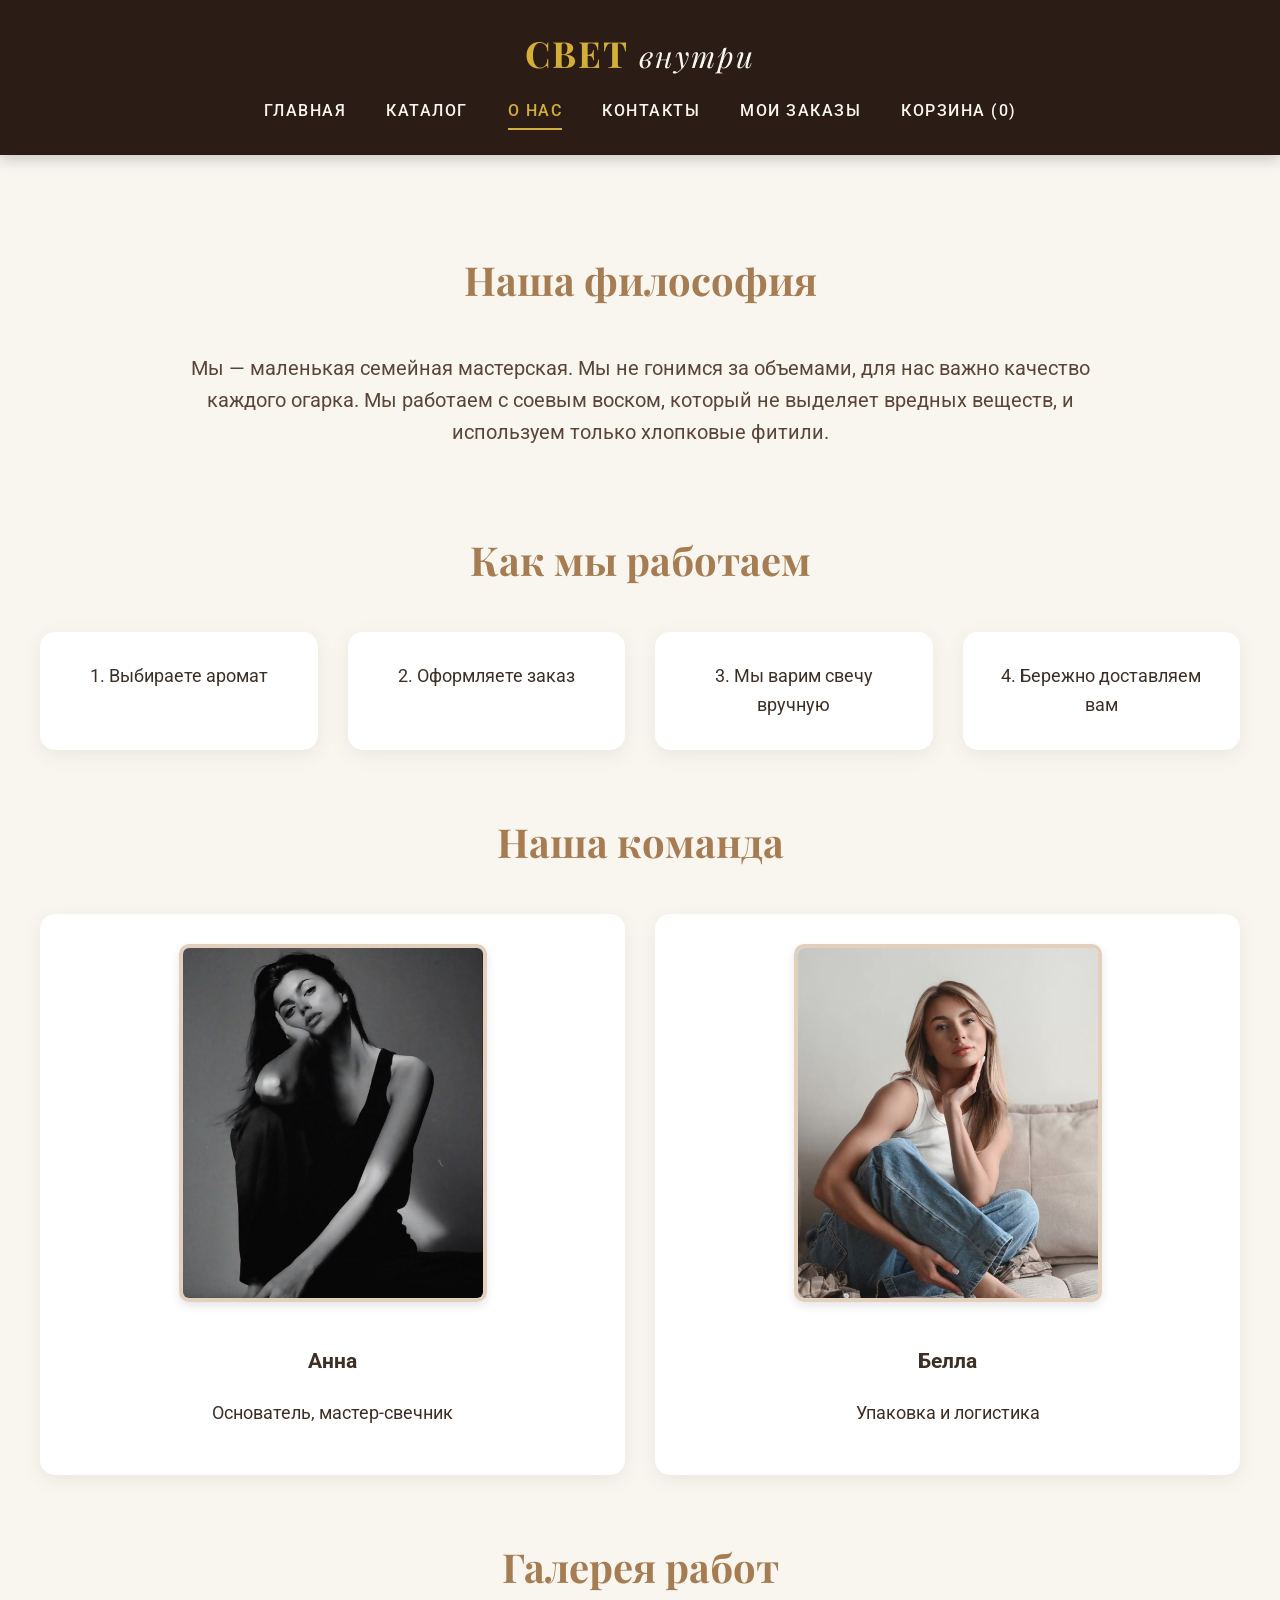
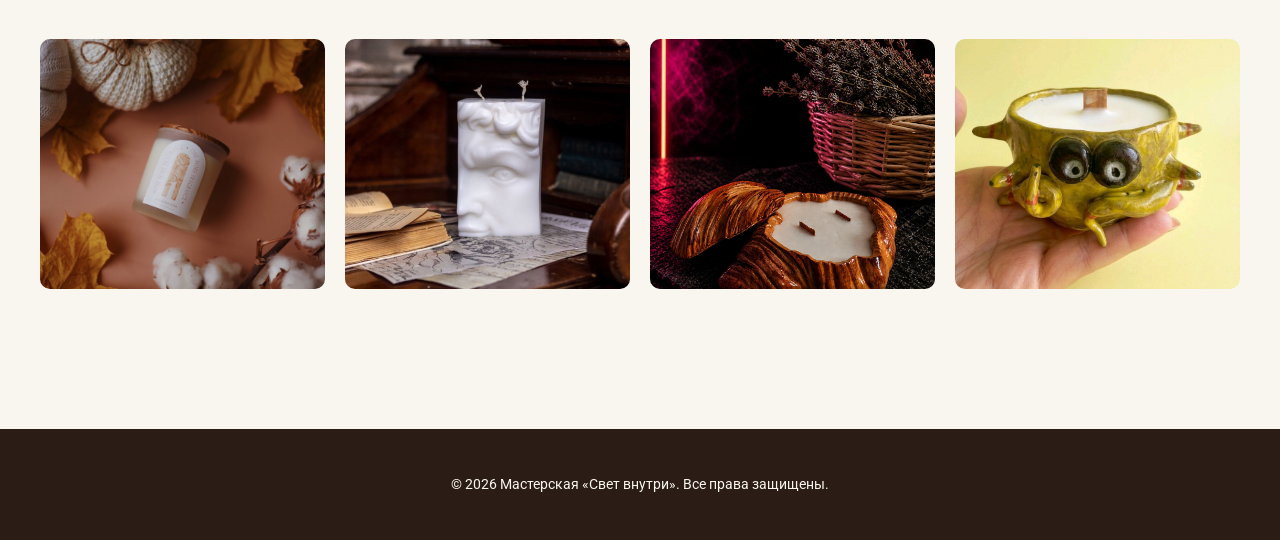
<file: about.html>
<!DOCTYPE html>
<html lang="ru">
<head>
    <meta charset="UTF-8">
    <meta name="viewport" content="width=device-width, initial-scale=1.0">
    <title>Свет внутри | О нас</title>
    <link rel="stylesheet" href="style.css">
</head>
<body>

    <header>
        <div class="logo">Свет <span>внутри</span></div>
        <nav>
            <a href="index.html">Главная</a>
            <a href="catalog.html">Каталог</a>
            <a href="about.html" class="active">О нас</a>
            <a href="contacts.html">Контакты</a>
            <a href="orders.html">Мои заказы</a>
            <a href="cart.html">Корзина (<span id="cart-count">0</span>)</a>
        </nav>
    </header>

    <main>
        <h2 class="section-title">Наша философия</h2>
        <div class="hero-story">
            <p>Мы — маленькая семейная мастерская. Мы не гонимся за объемами, для нас важно качество каждого огарка. Мы работаем с соевым воском, который не выделяет вредных веществ, и используем только хлопковые фитили.</p>
        </div>

        <h2 class="section-title">Как мы работаем</h2>
        <div class="steps-grid">
            <div class="step">1. Выбираете аромат</div>
            <div class="step">2. Оформляете заказ</div>
            <div class="step">3. Мы варим свечу вручную</div>
            <div class="step">4. Бережно доставляем вам</div>
        </div>

        <h2 class="section-title">Наша команда</h2>
               <div class="team-grid">
            <div class="team-member">
                <img src="images/2.jpg" alt="Анна" class="avatar-img">
                <h3>Анна</h3>
                <p>Основатель, мастер-свечник</p>
            </div>
            <div class="team-member">
                <img src="images/1.jpg" alt="Белла" class="avatar-img">
                <h3>Белла</h3>
                <p>Упаковка и логистика</p>
            </div>
        </div>

        <h2 class="section-title">Галерея работ</h2>
        <div class="gallery-grid">
            <img src="images/candle1.jpg" alt="Работа 1">
            <img src="images/candle2.jpg" alt="Работа 2">
            <img src="images/candle3.jpg" alt="Работа 3">
            <img src="images/candle4.jpg" alt="Работа 4">
        </div>
    </main>

    <footer>
        <p>&copy; 2026 Мастерская «Свет внутри». Все права защищены.</p>
    </footer>

    <script src="script.js"></script>
</body>
</html>
</file>
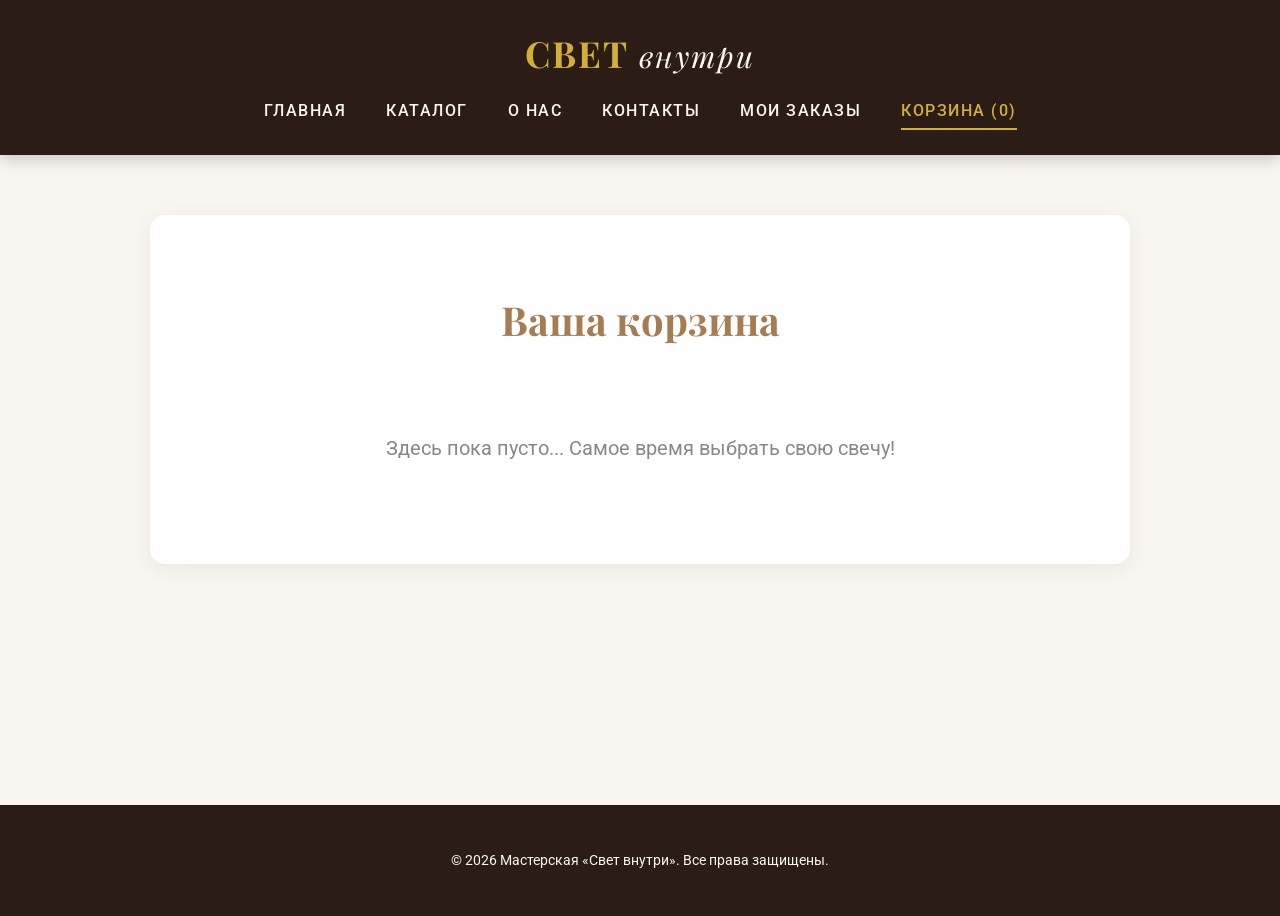
<file: cart.html>
<!DOCTYPE html>
<html lang="ru">
<head>
    <meta charset="UTF-8">
    <meta name="viewport" content="width=device-width, initial-scale=1.0">
    <title>Свет внутри | Корзина</title>
    <link rel="stylesheet" href="style.css">
</head>
<body>

    <header>
        <div class="logo">Свет <span>внутри</span></div>
        <nav>
            <a href="index.html">Главная</a>
            <a href="catalog.html">Каталог</a>
            <a href="about.html">О нас</a>
            <a href="contacts.html">Контакты</a>
            <a href="orders.html">Мои заказы</a>
            <a href="cart.html" class="active">Корзина (<span id="cart-count">0</span>)</a>
        </nav>
    </header>

    <main>
        <div class="cart-wrapper">
            <h2 class="section-title">Ваша корзина</h2>
            
            <div id="cart-items">
                <!-- JS вставит сюда товары -->
            </div>
            
            <div id="cart-summary" class="cart-summary" style="display: none;">
                <div class="cart-total">Итого: <span id="total-price">0</span> руб.</div>
                <button id="checkout-btn" onclick="showCheckoutForm()">Оформить заказ</button>
            </div>

            <div id="checkout-form" style="display: none; margin-top: 40px; border-top: 2px solid #eee; padding-top: 30px;">
                <h3 style="font-family: 'Playfair Display', serif; font-size: 28px; color: #a67c52;">Данные для доставки</h3>
                
                <form onsubmit="submitOrder(event)">
                    <input type="text" name="name" placeholder="Ваше имя" required>
                    <input type="tel" name="phone" placeholder="Телефон" required>
                    <input type="text" name="address" placeholder="Адрес доставки" required>
                    <input type="text" name="card" placeholder="Номер карты (0000 0000 0000 0000)" maxlength="19" required>
                    <button type="submit" style="width: 100%;">Оплатить и заказать</button>
                </form>
            </div>
        </div>
    </main>

    <footer>
        <p>&copy; 2026 Мастерская «Свет внутри». Все права защищены.</p>
    </footer>

    <script src="script.js"></script>
</body>
</html>
</file>
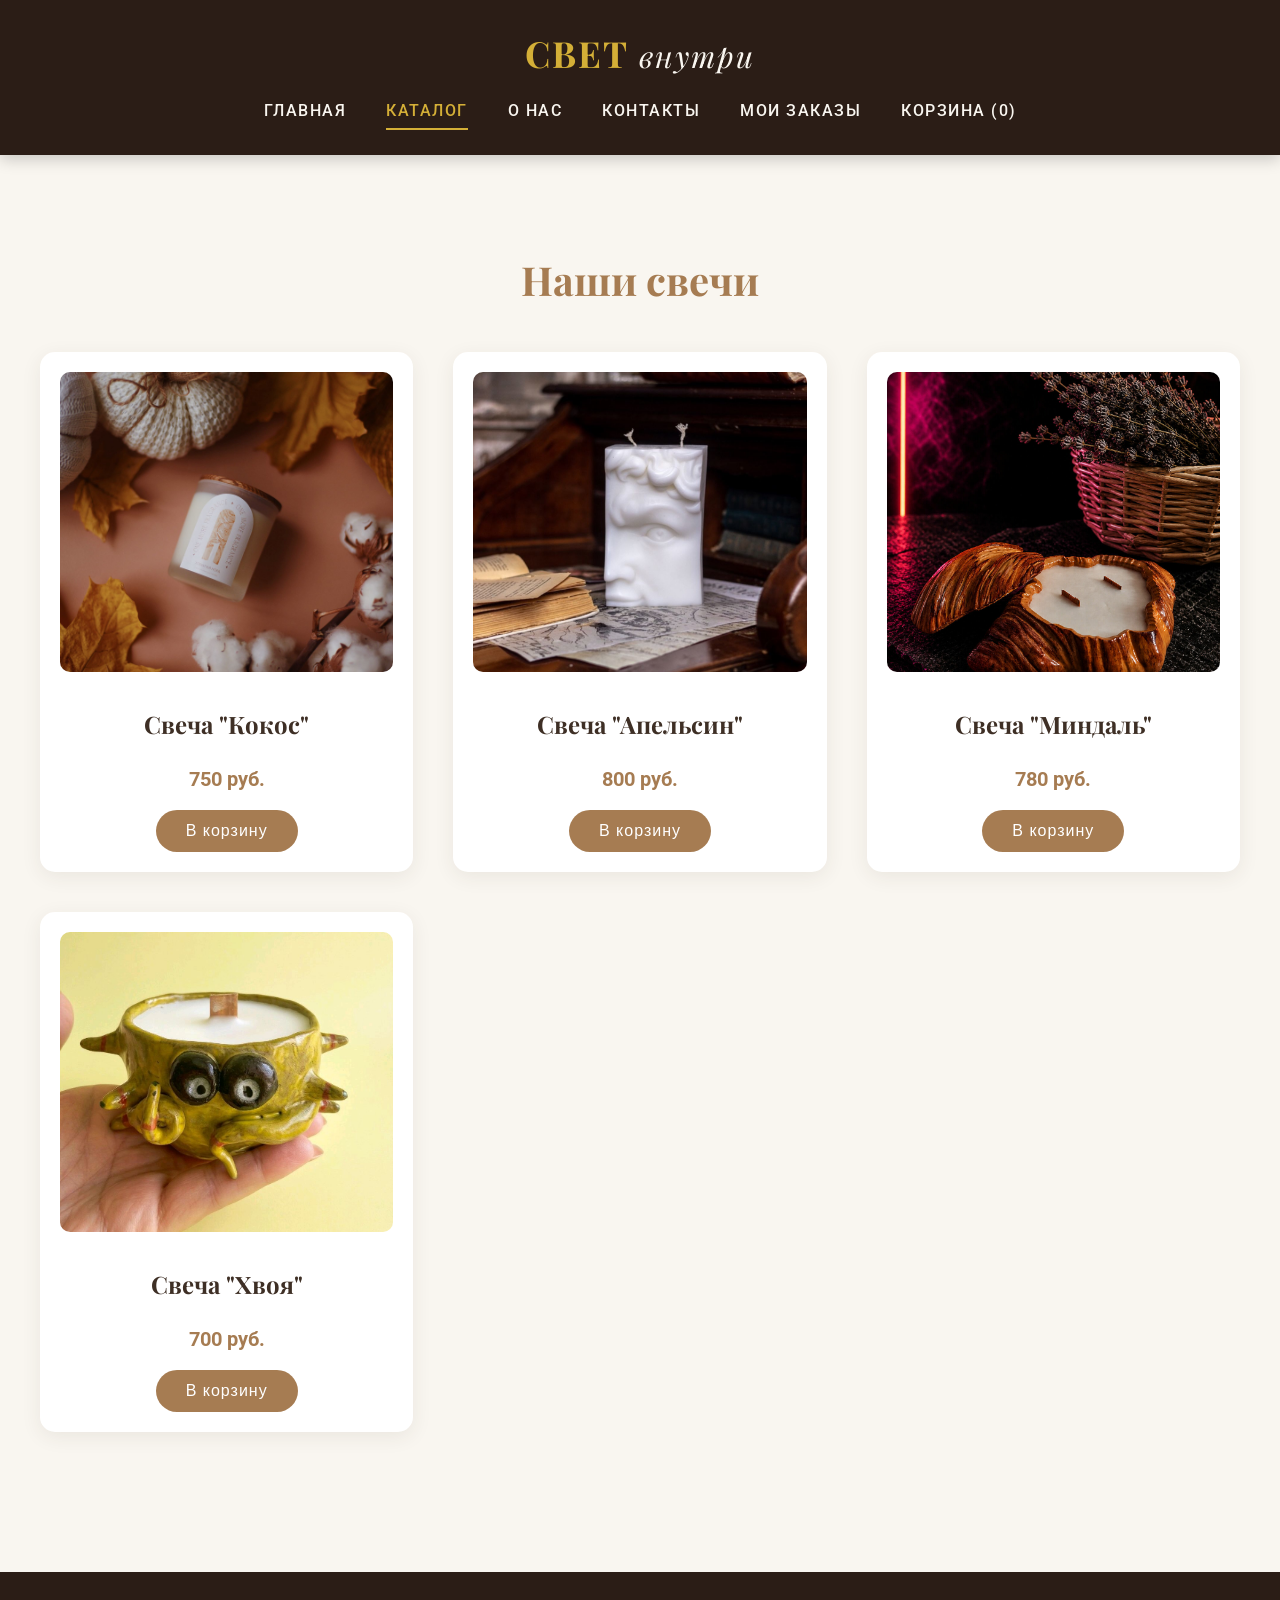
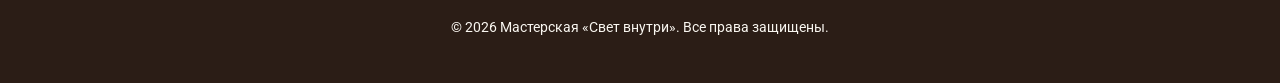
<file: catalog.html>
<!DOCTYPE html>
<html lang="ru">
<head>
    <meta charset="UTF-8">
    <meta name="viewport" content="width=device-width, initial-scale=1.0">
    <title>Свет внутри | Каталог</title>
    <link rel="stylesheet" href="style.css">
</head>
<body>

    <header>
        <div class="logo">Свет <span>внутри</span></div>
        <nav>
            <a href="index.html">Главная</a>
            <a href="catalog.html" class="active">Каталог</a>
            <a href="about.html">О нас</a>
            <a href="contacts.html">Контакты</a>
            <a href="orders.html">Мои заказы</a>
            <a href="cart.html">Корзина (<span id="cart-count">0</span>)</a>
        </nav>
    </header>

    <main>
        <h2 class="section-title">Наши свечи</h2>
        <div class="product-grid">
            
            <div class="product-card">
                <img src="images/candle1.jpg" alt="Свеча Кокос">
                <h3>Свеча "Кокос"</h3>
                <p class="price">750 руб.</p>
                <button onclick="addToCart('Свеча Кокос', 750)">В корзину</button>
            </div>

            <div class="product-card">
                <img src="images/candle2.jpg" alt="Свеча Апельсин">
                <h3>Свеча "Апельсин"</h3>
                <p class="price">800 руб.</p>
                <button onclick="addToCart('Свеча Апельсин', 800)">В корзину</button>
            </div>

            <div class="product-card">
                <img src="images/candle3.jpg" alt="Свеча Миндаль">
                <h3>Свеча "Миндаль"</h3>
                <p class="price">780 руб.</p>
                <button onclick="addToCart('Свеча Миндаль', 780)">В корзину</button>
            </div>

            <div class="product-card">
                <img src="images/candle4.jpg" alt="Свеча Хвоя">
                <h3>Свеча "Хвоя"</h3>
                <p class="price">700 руб.</p>
                <button onclick="addToCart('Свеча Хвоя', 700)">В корзину</button>
            </div>

        </div>
    </main>

    <footer>
        <p>&copy; 2026 Мастерская «Свет внутри». Все права защищены.</p>
    </footer>

    <script src="script.js"></script>
</body>
</html>
</file>
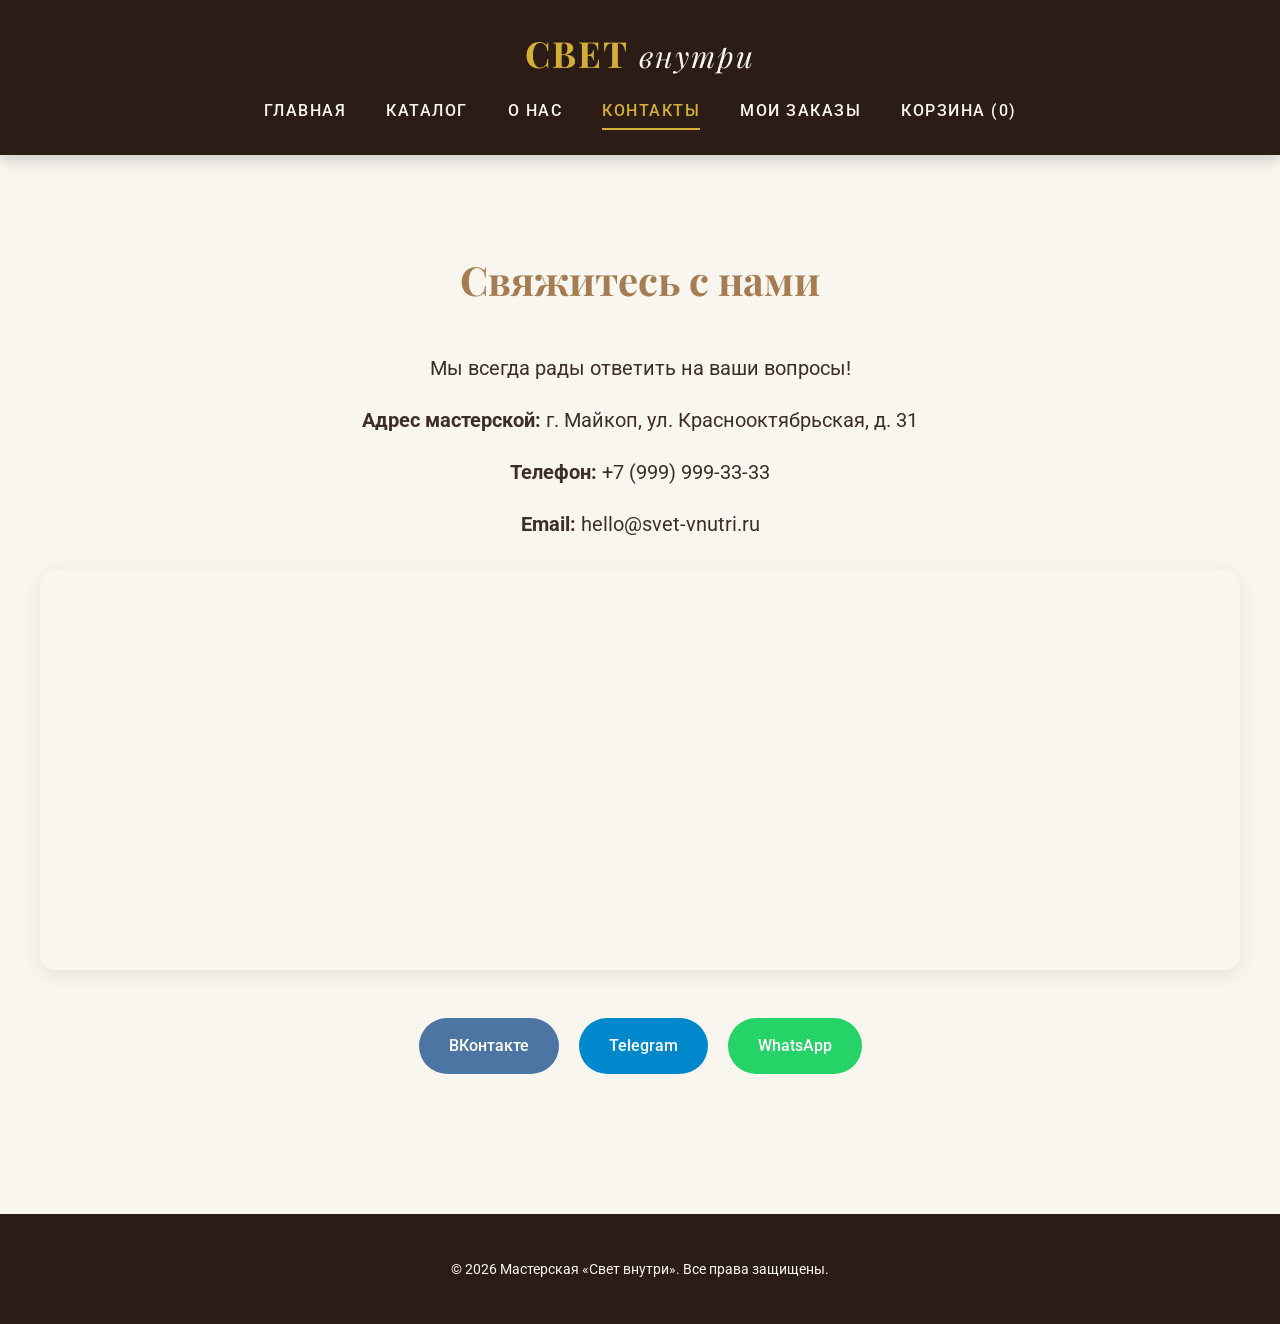
<file: contacts.html>
<!DOCTYPE html>
<html lang="ru">
<head>
    <meta charset="UTF-8">
    <meta name="viewport" content="width=device-width, initial-scale=1.0">
    <title>Свет внутри | Контакты</title>
    <link rel="stylesheet" href="style.css">
</head>
<body>

    <header>
        <div class="logo">Свет <span>внутри</span></div>
        <nav>
            <a href="index.html">Главная</a>
            <a href="catalog.html">Каталог</a>
            <a href="about.html">О нас</a>
            <a href="contacts.html" class="active">Контакты</a>
            <a href="orders.html">Мои заказы</a>
            <a href="cart.html">Корзина (<span id="cart-count">0</span>)</a>
        </nav>
    </header>

    <main>
        <h2 class="section-title">Свяжитесь с нами</h2>
        <div class="contacts-info">
            <p>Мы всегда рады ответить на ваши вопросы!</p>
            <p><strong>Адрес мастерской:</strong> г. Майкоп, ул. Краснооктябрьская, д. 31</p>
            <p><strong>Телефон:</strong> +7 (999) 999-33-33</p>
            <p><strong>Email:</strong> hello@svet-vnutri.ru</p>
        </div>
        
        <div class="map-container">
            <iframe 
                src="https://yandex.ru/map-widget/v1/?ll=40.105274%2C44.610191&mode=whatshere&whatshere%5Bpoint%5D=40.104761%2C44.609679&whatshere%5Bzoom%5D=18.53&z=18.53" 
                width="100%" 
                height="400" 
                frameborder="0" 
                allowfullscreen="true">
            </iframe>
        </div>

        <div class="socials">
            <a href="https://vk.ru/kirakosian_333" target="_blank" class="social-btn vk">ВКонтакте</a>
            <a href="https://t.me" target="_blank" class="social-btn tg">Telegram</a>
            <a href="https://wa.me" target="_blank" class="social-btn wa">WhatsApp</a>
        </div>
    </main>

    <footer>
        <p>&copy; 2026 Мастерская «Свет внутри». Все права защищены.</p>
    </footer>

    <script src="script.js"></script>
</body>
</html>
</file>
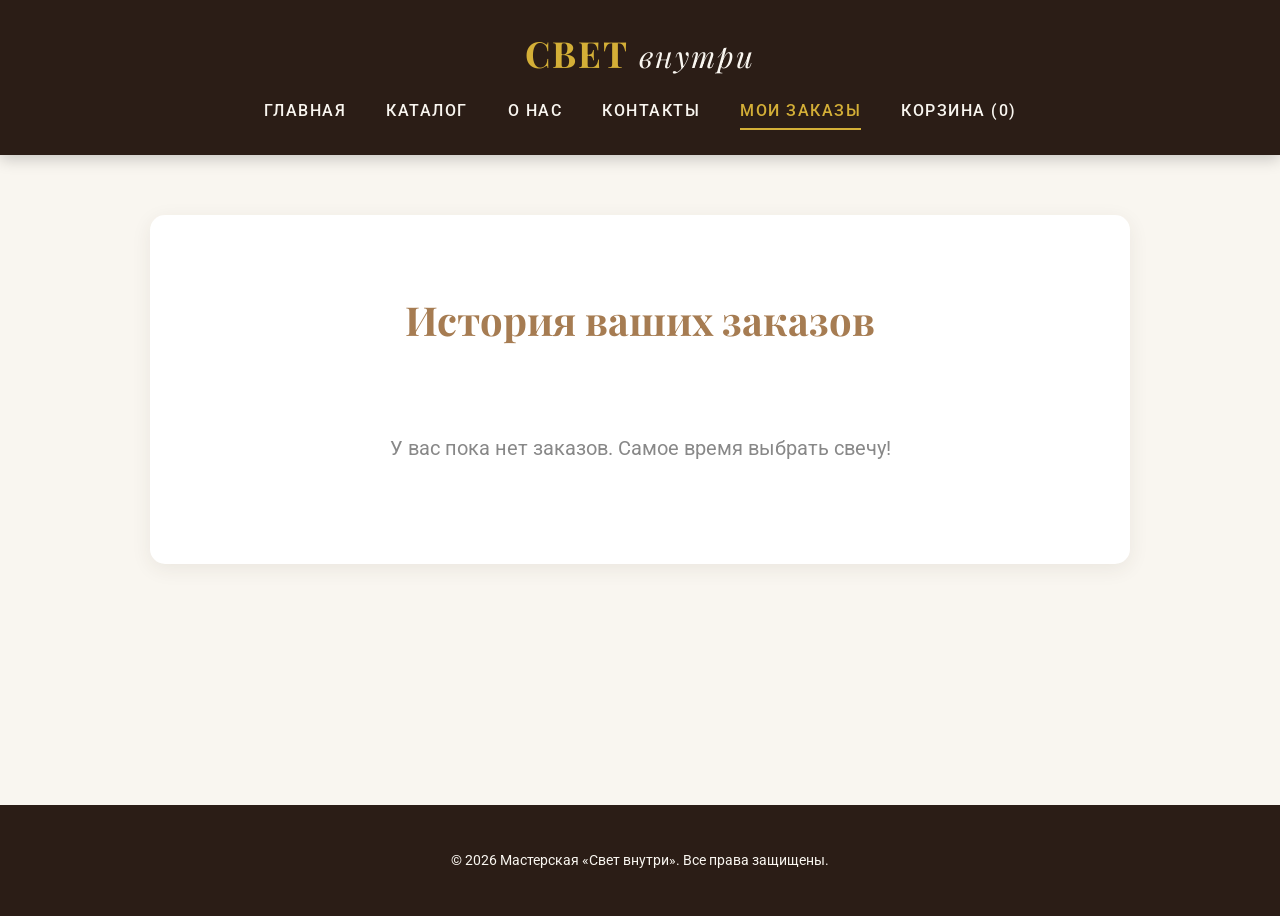
<file: orders.html>
<!DOCTYPE html>
<html lang="ru">
<head>
    <meta charset="UTF-8">
    <meta name="viewport" content="width=device-width, initial-scale=1.0">
    <title>Свет внутри | Мои заказы</title>
    <link rel="stylesheet" href="style.css">
</head>
<body>

    <header>
        <div class="logo">Свет <span>внутри</span></div>
        <nav>
            <a href="index.html">Главная</a>
            <a href="catalog.html">Каталог</a>
            <a href="about.html">О нас</a>
            <a href="contacts.html">Контакты</a>
            <a href="orders.html" class="active">Мои заказы</a>
            <a href="cart.html">Корзина (<span id="cart-count">0</span>)</a>
        </nav>
    </header>

    <main>
        <div class="cart-wrapper">
            <h2 class="section-title">История ваших заказов</h2>
            
            <div id="orders-list">
                <!-- Сюда JS будет вставлять заказы -->
            </div>
        </div>
    </main>

    <footer>
        <p>&copy; 2026 Мастерская «Свет внутри». Все права защищены.</p>
    </footer>

    <script src="script.js"></script>
</body>
</html>
</file>
<file: style.css>
@import url('https://fonts.googleapis.com/css2?family=Playfair+Display:ital,wght@0,400;0,700;1,400&family=Roboto:wght@300;400;500&display=swap');

body {
    font-family: 'Roboto', sans-serif;
    margin: 0;
    padding: 0;
    background-color: #f9f6f0;
    color: #3e2f25;
    line-height: 1.6;
}

/* Шапка */
header {
    background-color: #2b1d16;
    padding: 25px 0;
    display: flex;
    flex-direction: column;
    align-items: center;
    box-shadow: 0 4px 15px rgba(0,0,0,0.2);
    position: sticky;
    top: 0;
    z-index: 100;
}

.logo {
    font-family: 'Playfair Display', serif;
    font-size: 36px;
    font-weight: 700;
    color: #d4af37;
    letter-spacing: 2px;
    margin-bottom: 15px;
    text-transform: uppercase;
}

.logo span {
    font-style: italic;
    font-weight: 400;
    color: #f9f6f0;
    text-transform: lowercase;
    font-size: 30px;
}

nav {
    display: flex;
    gap: 40px;
}

nav a {
    text-decoration: none;
    color: #f9f6f0;
    font-size: 16px;
    font-weight: 500;
    letter-spacing: 1.5px;
    text-transform: uppercase;
    padding-bottom: 5px;
    border-bottom: 2px solid transparent;
    transition: 0.3s;
}

nav a:hover, nav a.active {
    color: #d4af37;
    border-bottom: 2px solid #d4af37;
}

/* Основной контент */
main {
    max-width: 1400px;
    margin: 0 auto;
    padding: 60px 40px;
    min-height: 50vh; /* Чтобы подвал не прилипал к верху на пустых страницах */
}

/* Главная */
.hero-story {
    text-align: center;
    max-width: 900px;
    margin: 0 auto 80px auto;
}

.hero-story h1 {
    font-family: 'Playfair Display', serif;
    font-size: 56px;
    color: #a67c52;
    margin-bottom: 20px;
    line-height: 1.2;
}

.hero-story p {
    font-size: 20px;
    color: #5a4537;
    margin-bottom: 20px;
}

.hero-image {
    width: 100%;
    height: 500px;
    object-fit: cover;
    border-radius: 15px;
    box-shadow: 0 10px 30px rgba(0,0,0,0.15);
}

/* Каталог */
.product-grid {
    display: grid;
    grid-template-columns: repeat(auto-fill, minmax(300px, 1fr));
    gap: 40px;
}

.product-card {
    background: #fff;
    padding: 20px;
    border-radius: 15px;
    box-shadow: 0 5px 20px rgba(62, 47, 37, 0.08);
    text-align: center;
    transition: transform 0.3s;
}

.product-card:hover {
    transform: translateY(-5px);
}

.product-card img {
    width: 100%;
    height: 300px;
    object-fit: cover;
    border-radius: 10px;
    margin-bottom: 15px;
}

.product-card h3 {
    font-family: 'Playfair Display', serif;
    font-size: 24px;
    margin: 10px 0;
}

.product-card .price {
    font-size: 20px;
    color: #a67c52;
    font-weight: bold;
    margin-bottom: 15px;
}

button {
    background-color: #a67c52;
    color: white;
    border: none;
    padding: 12px 30px;
    border-radius: 30px;
    cursor: pointer;
    font-size: 16px;
    font-weight: 500;
    letter-spacing: 1px;
    transition: 0.3s;
}

button:hover {
    background-color: #8b6240;
}

/* О Нас */
.section-title {
    font-family: 'Playfair Display', serif;
    font-size: 40px;
    text-align: center;
    color: #a67c52;
    margin-bottom: 40px;
}

.team-grid, .steps-grid {
    display: grid;
    grid-template-columns: repeat(auto-fit, minmax(250px, 1fr));
    gap: 30px;
    margin-bottom: 60px;
}

.team-member, .step {
    background: #fff;
    padding: 30px;
    border-radius: 15px;
    text-align: center;
    box-shadow: 0 5px 20px rgba(62, 47, 37, 0.08);
    font-size: 18px;
}

.avatar-img {
    width: 300px;
    height: 350px;
    object-fit: cover;
    border-radius: 10px;
    margin-bottom: 12px;
    border: 4px solid #e0d0bc;
    box-shadow: 0 4px 10px rgba(0,0,0,0.1);
}

.gallery-grid {
    display: grid;
    grid-template-columns: repeat(auto-fit, minmax(250px, 1fr));
    gap: 20px;
}

.gallery-grid img {
    width: 100%;
    height: 250px;
    object-fit: cover;
    border-radius: 10px;
    transition: 0.3s;
}

.gallery-grid img:hover {
    transform: scale(1.05);
}

/* Корзина */
.cart-wrapper {
    background: #fff;
    border-radius: 15px;
    padding: 40px;
    box-shadow: 0 5px 20px rgba(62, 47, 37, 0.08);
    max-width: 900px;
    margin: 0 auto;
}

.cart-item {
    display: flex;
    justify-content: space-between;
    align-items: center;
    padding: 20px 0;
    border-bottom: 1px solid #eee;
    font-size: 18px;
}

.cart-item-controls button {
    padding: 5px 15px;
    margin: 0 10px;
    font-size: 18px;
    background: #f0e6d8;
    color: #3e2f25;
    border-radius: 5px;
}

.cart-item-controls button:hover {
    background: #e0d0bc;
}

.remove-btn {
    background: #ff6b6b !important;
    color: white !important;
    padding: 8px 15px !important;
}

.cart-summary {
    margin-top: 30px;
    text-align: right;
}

.cart-total {
    font-size: 28px;
    font-family: 'Playfair Display', serif;
    color: #3e2f25;
    margin-bottom: 20px;
}

/* Формы */
input {
    width: 100%;
    padding: 15px;
    margin-bottom: 15px;
    border: 2px solid #e0d0bc;
    border-radius: 8px;
    font-size: 16px;
    font-family: 'Roboto', sans-serif;
    box-sizing: border-box;
    background: #f9f6f0;
}

input:focus {
    outline: none;
    border-color: #a67c52;
}

/* Контакты */
.contacts-info {
    text-align: center;
    font-size: 20px;
    margin-bottom: 30px;
}

.map-container iframe {
    border-radius: 15px;
    box-shadow: 0 5px 20px rgba(62, 47, 37, 0.1);
}

.socials {
    display: flex;
    justify-content: center;
    gap: 20px;
    margin-top: 40px;
}

.social-btn {
    padding: 15px 30px;
    color: white;
    text-decoration: none;
    border-radius: 30px;
    font-weight: 500;
    font-size: 16px;
    transition: 0.3s;
}

.vk { background-color: #4C75A3; }
.tg { background-color: #0088cc; }
.wa { background-color: #25D366; }

.social-btn:hover { opacity: 0.8; }

/* Мои заказы (Чеки) */
.order-card {
    background: #fff;
    border: 2px dashed #d4af37;
    border-radius: 15px;
    padding: 30px;
    margin-bottom: 30px;
    box-shadow: 0 5px 15px rgba(0,0,0,0.05);
}

.order-header {
    display: flex;
    justify-content: space-between;
    align-items: center;
    border-bottom: 2px solid #f0e6d8;
    padding-bottom: 15px;
    margin-bottom: 20px;
}

.order-header h3 {
    font-family: 'Playfair Display', serif;
    font-size: 26px;
    color: #a67c52;
    margin: 0;
}

.order-date {
    font-size: 16px;
    color: #888;
    font-weight: 500;
}

.order-body p {
    margin: 8px 0;
    font-size: 16px;
    color: #3e2f25;
}

.order-items {
    padding-left: 20px;
    margin-top: 10px;
    color: #5a4537;
    font-size: 16px;
}

.order-items li {
    margin-bottom: 5px;
}

.order-total {
    text-align: right;
    font-size: 22px;
    font-family: 'Playfair Display', serif;
    color: #3e2f25;
    margin-top: 20px;
}

/* ZERO-БЛОК (Подбор по настроению) */
.zero-block {
    background: linear-gradient(135deg, #f9f6f0 0%, #f0e6d8 100%);
    padding: 80px 20px;
    margin-top: 80px;
    border-radius: 20px;
    box-shadow: inset 0 0 50px rgba(166, 124, 82, 0.1);
    border: 2px dashed #d4af37;
    text-align: center;
}

.zero-content h2 {
    font-family: 'Playfair Display', serif;
    font-size: 42px;
    color: #a67c52;
    margin-bottom: 20px;
}

.mood-buttons {
    display: flex;
    justify-content: center;
    gap: 20px;
    flex-wrap: wrap;
    margin-bottom: 40px;
}

.mood-btn {
    background: #fff;
    color: #3e2f25;
    border: 2px solid #d4af37;
    padding: 15px 30px;
    font-size: 18px;
    border-radius: 30px;
    cursor: pointer;
    transition: 0.3s;
}

.mood-btn:hover {
    background: #d4af37;
    color: #fff;
    transform: translateY(-3px);
}

.mood-result {
    background: #fff;
    padding: 30px;
    border-radius: 15px;
    box-shadow: 0 10px 30px rgba(0,0,0,0.1);
    display: inline-block;
    min-width: 300px;
    animation: fadeIn 0.5s;
}

@keyframes fadeIn {
    from { opacity: 0; transform: translateY(10px); }
    to { opacity: 1; transform: translateY(0); }
}

.mood-result h3 {
    font-family: 'Playfair Display', serif;
    font-size: 26px;
    color: #a67c52;
    margin: 10px 0;
}

.mood-result p {
    color: #5a4537;
    margin-bottom: 20px;
}

/* Подвал */
footer {
    background-color: #2b1d16;
    color: #f9f6f0;
    text-align: center;
    padding: 30px;
    font-size: 14px;
    margin-top: 80px;
}
</file>
